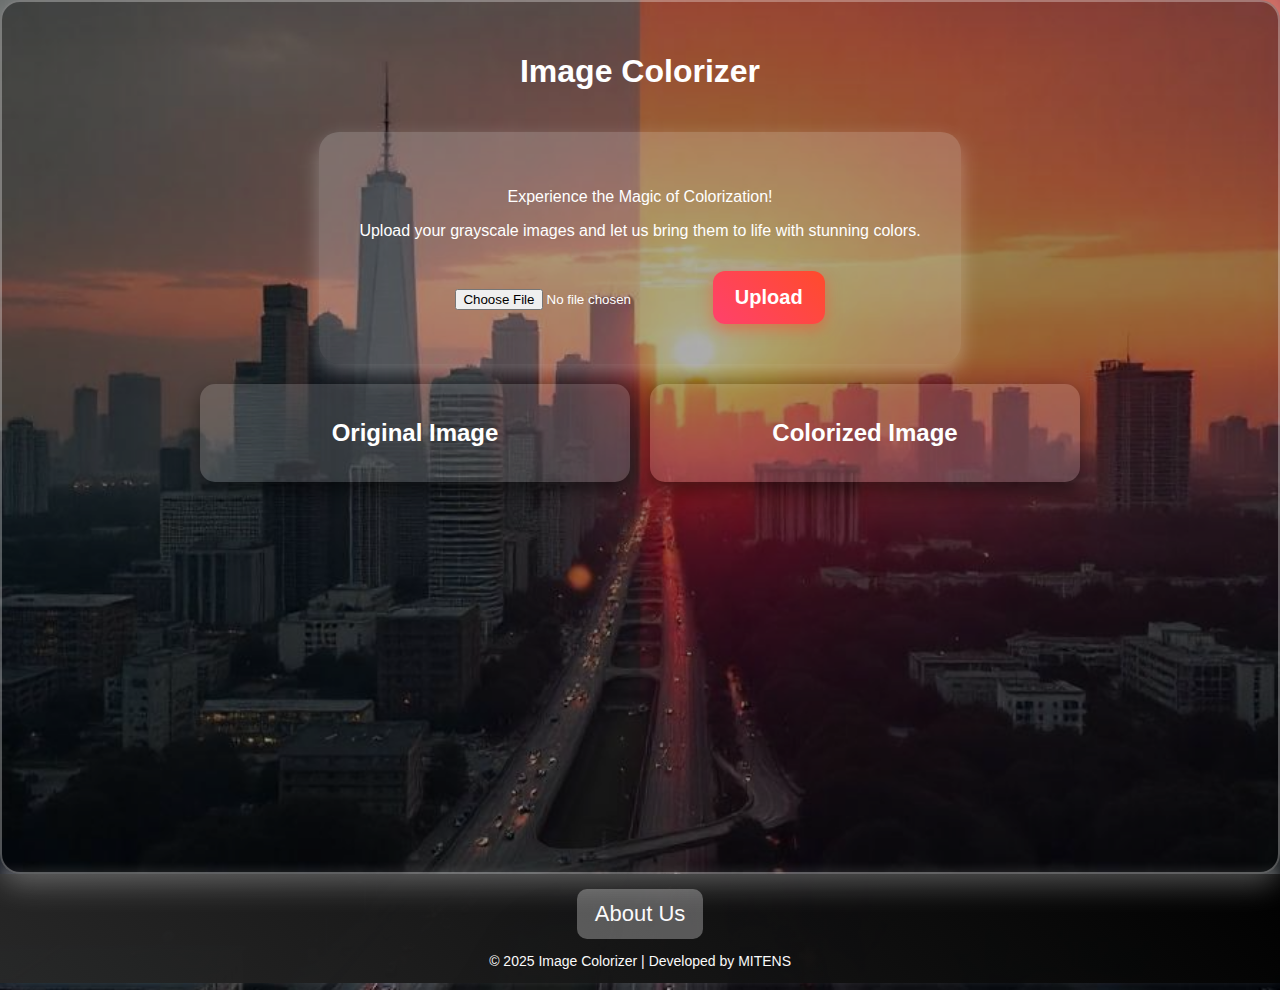
<file: templates/index.html>
<!DOCTYPE html>
<html lang="en">
<head>
    <meta charset="UTF-8">
    <meta name="viewport" content="width=device-width, initial-scale=1.0">
    <title>Image Colorizer</title>
    <link rel="stylesheet" href="/static/style.css">
</head>
<body>
    <div class="container">
        <h1>Image Colorizer</h1>
        <div class="upload-box">
            <p>Experience the Magic of Colorization!</p>
            <p>Upload your grayscale images and let us bring them to life with stunning colors.</p>
            <input type="file" id="fileInput" accept="image/*">
            <button onclick="uploadImage()">Upload</button>
        </div>
        <div class="image-container">
            <div class="image-box">
                <h2>Original Image</h2>
                <img id="originalImage" style="display:none;">
            </div>
            <div class="image-box">
                <h2>Colorized Image</h2>
                <img id="colorizedImage" style="display:none;">
                <a id="downloadBtn" style="display:none;" download="colorized_image.jpg">Download</a>
            </div>
        </div>
    </div>
    <footer>
        <div class="social-links">
            <a href="http://127.0.0.1:5000/about" class="social-icon">About Us</a>
            <p>&copy; 2025 Image Colorizer | Developed by MITENS</p>
            
        </div>
    </footer>
    <script src="/static/script.js"></script>
</body>
</html>
</file>
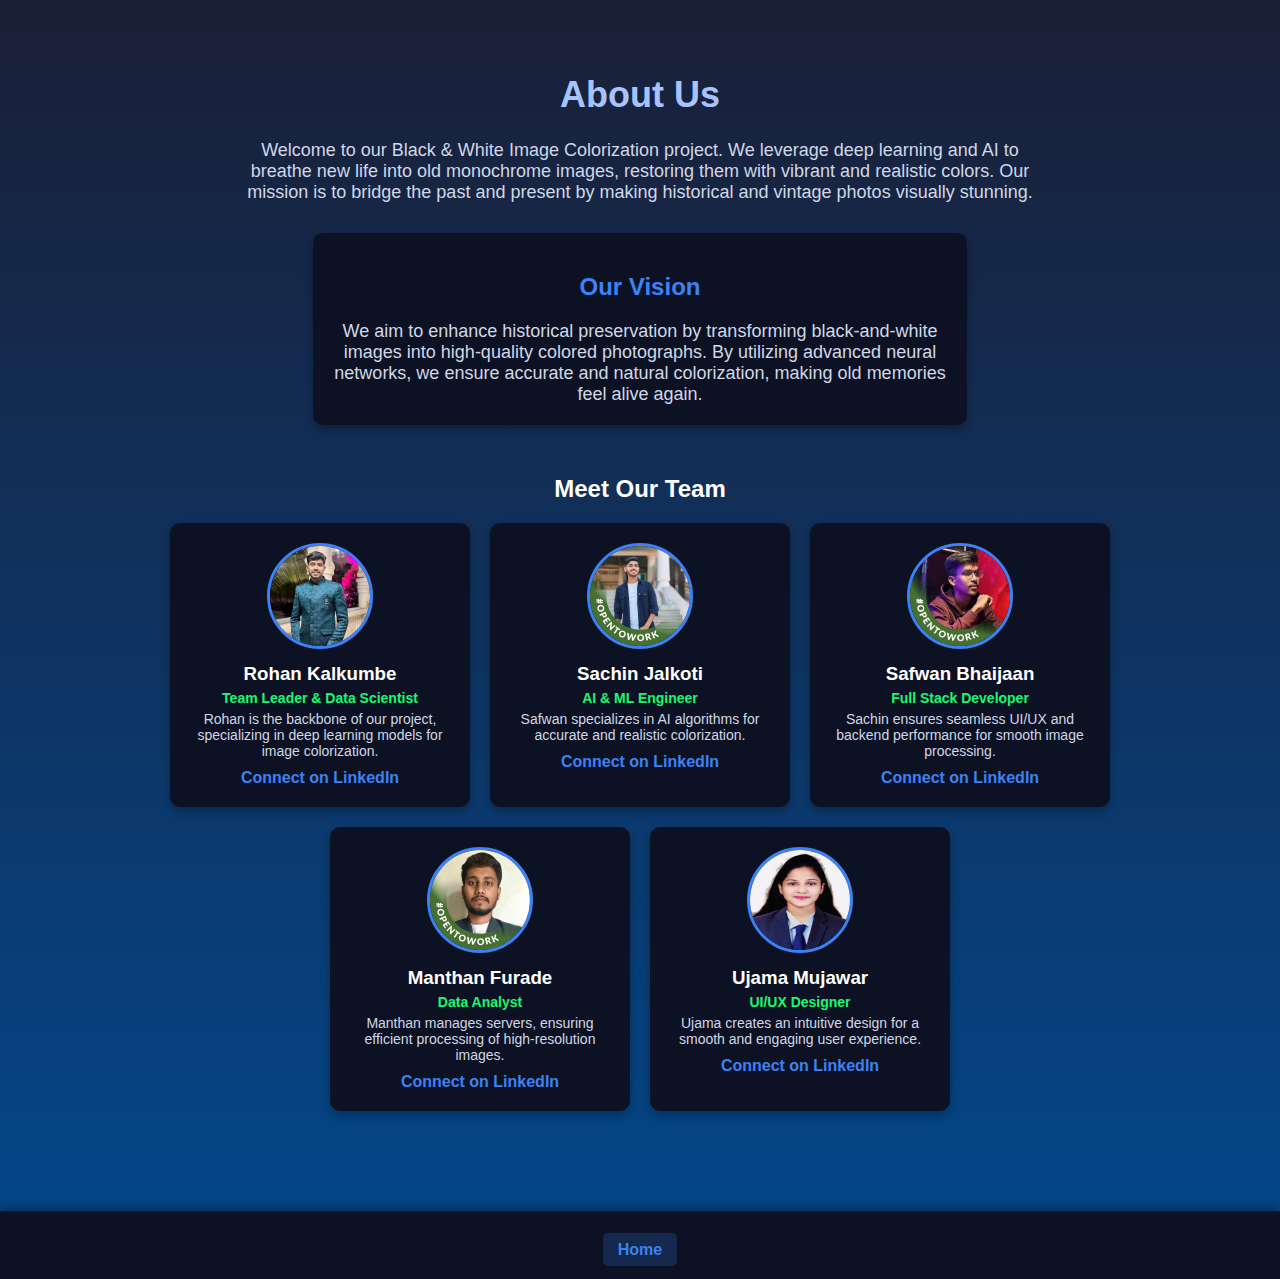
<file: templates/about.html>
<!DOCTYPE html>
<html lang="en">
<head>
    <meta charset="UTF-8">
    <meta name="viewport" content="width=device-width, initial-scale=1.0">
    <title>About Us - Image Colorization</title>
    <link rel="stylesheet" href="/static/style2.css">
</head>
<body>

    <div class="container">
        <!-- Header Section -->
        <header>
            <h1>About Us</h1>
            <p>Welcome to our Black & White Image Colorization project. We leverage deep learning and AI to breathe new life into old monochrome images, 
                restoring them with vibrant and realistic colors. Our mission is to bridge the past and present by making historical and vintage photos visually stunning.
            </p>
        </header>

        <!-- Vision Section -->
        <section class="vision-box">
            <h2>Our Vision</h2>
            <p>We aim to enhance historical preservation by transforming black-and-white images into high-quality colored photographs. 
                By utilizing advanced neural networks, we ensure accurate and natural colorization, making old memories feel alive again.
            </p>
        </section>

        <!-- Team Section -->
        <section class="team-section">
            <h2>Meet Our Team</h2>
            <div class="team-members">
                
                <article class="member-card">
                    <img src="\static\images\rohan.jpeg" alt="Rohan">
                    <h3>Rohan Kalkumbe</h3>
                    <p class="role" id="role-p">Team Leader & Data Scientist</p>
                    <p>Rohan is the backbone of our project, specializing in deep learning models for image colorization.</p>
                    <a href="https://www.linkedin.com/in/rohan-kalkumbe/">Connect on LinkedIn</a>
                </article>

                <article class="member-card">
                    <img src="\static\images\Sachin.jpeg" alt="Sachin">
                    <h3>Sachin Jalkoti</h3>
                    <p class="role" id="role-p">AI & ML Engineer</p>
                    <p>Safwan specializes in AI algorithms for accurate and realistic colorization.</p>
                    <a href="https://www.linkedin.com/in/sachin-jalakoti-443560260/">Connect on LinkedIn</a>
                </article>

                <article class="member-card">
                    <img src="\static\images\Safwan.jpeg" alt="Safwan">
                    <h3>Safwan Bhaijaan</h3>
                    <p class="role" id="role-p">Full Stack Developer</p>
                    <p>Sachin ensures seamless UI/UX and backend performance for smooth image processing.</p>
                    <a href="https://www.linkedin.com/in/safwan-bhaijan-aa9b52251/">Connect on LinkedIn</a>
                </article>

                <article class="member-card">
                    <img src="\static\images\Manthan.jpeg" alt="Manthan">
                    <h3>Manthan Furade</h3>
                    <p class="role" id="role-p">Data Analyst</p>
                    <p>Manthan manages servers, ensuring efficient processing of high-resolution images.</p>
                    <a href="https://www.linkedin.com/in/manthan-furade-477a4525b/">Connect on LinkedIn</a>
                </article>

                <article class="member-card">
                    <img src="\static\images\Ujama.jpg" alt="Ujama">
                    <h3>Ujama Mujawar</h3>
                    <p class="role" id="role-p">UI/UX Designer</p>
                    <p>Ujama creates an intuitive design for a smooth and engaging user experience.</p>
                    <a href="#">Connect on LinkedIn</a>
                </article>

            </div>
        </section>

    </div>
    
    <footer>
       
        <div class="social-links">
            <a href="http://127.0.0.1:5000/" class="social-icon">Home</a>
        </div>
       
    </footer>
    <script src="/static/script.js"></script>

</body>
</html>
</file>
<file: static/style.css>
/* General Styles */
body {
    font-family: 'Poppins', Arial, sans-serif;
    text-align: center;
    margin: 0;
    padding: 0;
    background: url('/static/background.png') no-repeat center center fixed;
    background-size: cover;
    height: 110vh;
    display: flex;
    flex-direction: column;
    color: white;
    overflow-y: auto;
}

/* Container */
.container {
    flex: 1;
    padding: 30px;
    position: relative;
    z-index: 1;
    border: 2px solid rgba(255, 255, 255, 0.3);
    border-radius: 20px;
    background: rgba(0, 0, 0, 0.4);
    box-shadow: 0px 10px 30px rgba(255, 255, 255, 0.3);
    overflow: auto;
    max-height: 90vh;
}

/* Upload Box */
.upload-box {
    background: rgba(255, 255, 255, 0.2);
    border-radius: 20px;
    padding: 40px;
    display: inline-block;
    margin-top: 20px;
    box-shadow: 0px 8px 20px rgba(255, 255, 255, 0.3);
}

/* No File Chosen Message */
.no-file {
    font-size: 16px;
    color: rgba(255, 255, 255, 0.8);
    margin-top: 10px;
    font-weight: 500;
}

/* Image Container */
.image-container {
    display: flex;
    justify-content: center;
    margin-top: 20px;
    gap: 20px;
    flex-wrap: wrap;
    max-width: 100%;
    max-height: 80vh;
}

/* Image Box */
.image-box {
    position: relative;
    padding: 15px;
    border-radius: 15px;
    background: rgba(255, 255, 255, 0.15);
    box-shadow: 0 8px 20px rgba(0, 0, 0, 0.5);
    overflow: hidden;
    width: 45%;
    max-width: 400px;
}

.image-box img {
    width: 100%;
    height: auto;
    display: block;
    border-radius: 10px;
}

/* Buttons */
button, #downloadBtn {
    background: linear-gradient(45deg, #ff416c, #ff4b2b);
    color: white;
    padding: 15px 22px;
    border: none;
    cursor: pointer;
    font-size: 20px;
    font-weight: bold;
    margin-top: 15px;
    border-radius: 12px;
    transition: background 0.3s ease;
    box-shadow: 0px 5px 15px rgba(255, 75, 43, 0.5);
}

button:hover, #downloadBtn:hover {
    background: linear-gradient(45deg, #ff4b2b, #ff416c);
}

/* Footer */
footer {
    background: linear-gradient(45deg, #282828, #010101);
    color: white;
    padding: 0.1px;
    width: 100%;
    text-align: center;
    opacity: 0.98;
    font-size: 14px;
    box-shadow: 0 -4px 10px rgba(255, 255, 255, 0.2);
}

/* Social Links */
.social-links {
    margin-top: 15px;
}

.social-icon {
    margin: 0 12px;
    color: white;
    text-decoration: none;
    font-size: 22px;
    padding: 12px 18px;
    border-radius: 10px;
    background: rgba(255, 255, 255, 0.3);
    display: inline-block;
}

.social-icon:hover {
    background: rgba(255, 255, 255, 0.5);
    color: #f1c40f;
}
</file>
<file: static/style2.css>
/* General Styles */
body {
    font-family: Arial, sans-serif;
    margin: 0;
    padding: 0;
    background: linear-gradient(to bottom, #1a1f36, #03488d);
    color: white;
    text-align: center;
}

.container {
    width: 80%;
    margin: auto;
    padding: 50px 20px;
}

/* Header Section */
header {
    margin-bottom: 30px;
}

h1 {
    font-size: 36px;
    font-weight: bold;
    color: #a7c3ff;
}

p {
    font-size: 18px;
    color: #d0d7e6;
    max-width: 800px;
    margin: 0 auto;
}

/* Vision Section */
.vision-box {
    background: #0c1224;
    padding: 20px;
    border-radius: 10px;
    box-shadow: 0px 4px 10px rgba(0, 0, 0, 0.3);
    margin: 30px auto;
    width: 60%;
}

.vision-box h2 {
    color: #3b82f6;
}

/* Team Section */
.team-section {
    margin-top: 50px;
}

.team-members {
    display: flex;
    flex-wrap: wrap;
    justify-content: center;
    gap: 20px;
}

/* Team Member Card */
.member-card {
    background: #0c1224;
    padding: 20px;
    border-radius: 10px;
    width: 260px;
    box-shadow: 0px 4px 10px rgba(0, 0, 0, 0.3);
    text-align: center;
    transition: transform 0.3s ease;
    position: relative;
}

.member-card:hover {
    transform: scale(1.05);
}

/* Image Styling */
.member-card img {
    width: 100px;
    height: 100px;
    border-radius: 50%;
    border: 3px solid #3b82f6;
}

/* Black and White & Color Image Transition */
.member-card img.colorized {
    position: absolute;
    top: 20px;
    left: 50%;
    transform: translateX(-50%);
    opacity: 0;
    transition: opacity 0.5s ease-in-out;
}

.member-card:hover img.colorized {
    opacity: 1;
}

/* Text Styling */
.member-card h3 {
    margin: 10px 0 5px;
    color: #ffffff;
}

.member-card p {
    font-size: 14px;
    color: #d0d7e6;
}

/* Role Text */
.role {
    text-decoration-color: #4aef8c;
    color: #16f971;
    font-weight: bold;
}

#role-p{
    color: #16f971;
    margin-bottom: 0.3rem;
}

/* Links */
.member-card a {
    display: block;
    text-decoration: none;
    color: #3b82f6;
    font-weight: bold;
    margin-top: 10px;
}

.member-card a:hover {
    text-decoration: underline;
}

/* Footer Section */
footer {
    background: #0c1224;
    padding: 20px;
    text-align: center;
    margin-top: 50px;
    box-shadow: 0px -4px 10px rgba(0, 0, 0, 0.3);
}

footer p {
    color: #d0d7e6;
    font-size: 16px;
    margin-bottom: 10px;
}

/* Home Button */
.home-button {
    display: inline-block;
    margin-top: 20px;
    padding: 10px 20px;
    font-size: 18px;
    font-weight: bold;
    color: white;
    background: #3b82f6;
    border-radius: 8px;
    text-decoration: none;
    transition: background 0.3s ease-in-out;
}

.home-button:hover {
    background: #2069e0;
}

/* Social Links */
.social-links {
    margin-top: 10px;
}

.social-links a {
    text-decoration: none;
    color: #3b82f6;
    font-weight: bold;
    font-size: 16px;
    padding: 8px 15px;
    border-radius: 5px;
    background: rgba(59, 130, 246, 0.2);
    transition: background 0.3s ease-in-out, transform 0.2s;
}

.social-links a:hover {
    background: rgba(59, 130, 246, 0.5);
    transform: scale(1.05);
}

/* Copyright Section */
footer .copyright {
    margin-top: 10px;
    font-size: 14px;
    color: #d0d7e6;
}
</file>
